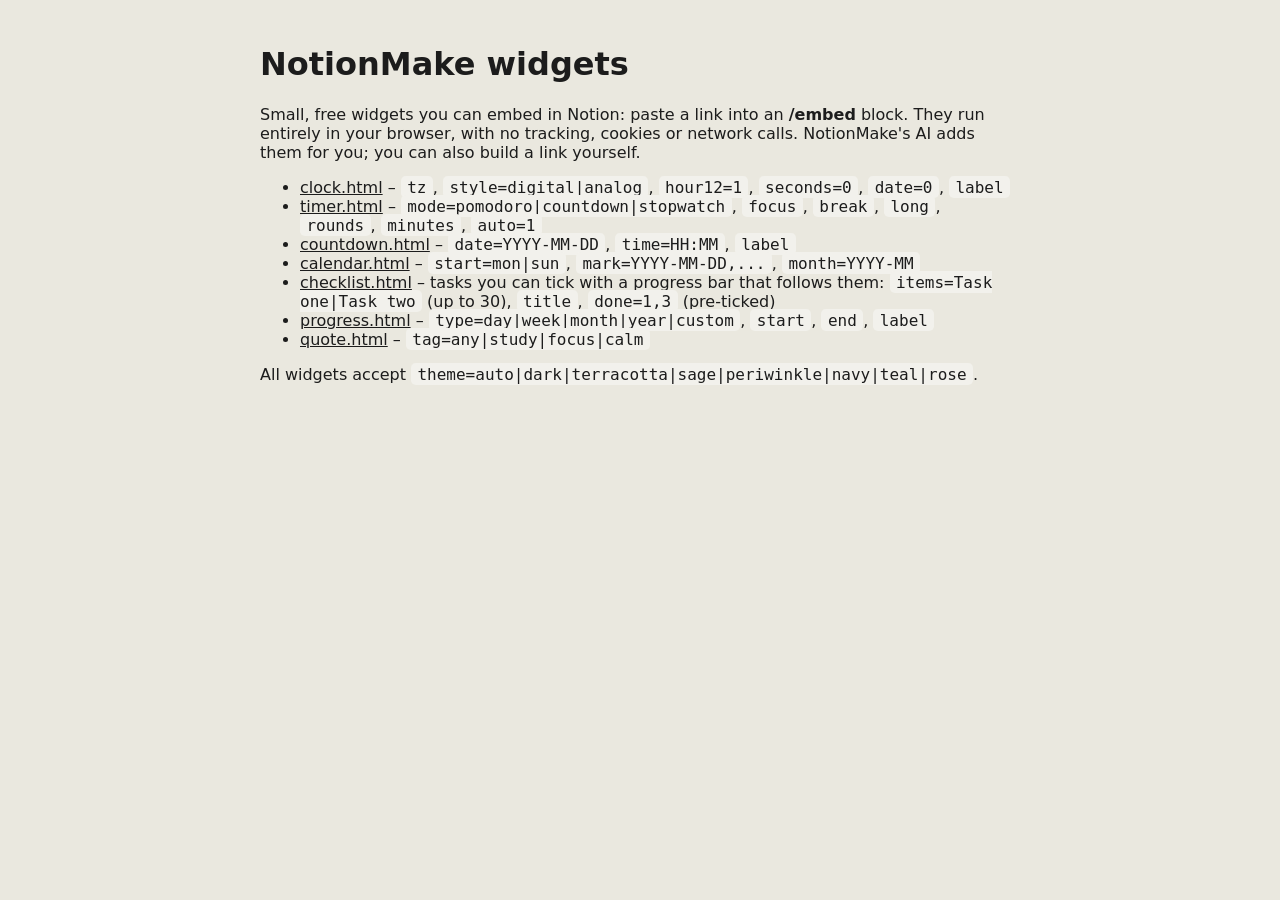
<file: docs/widgets/index.html>
<!doctype html>
<html lang="en"><head><meta charset="utf-8"><meta name="viewport" content="width=device-width, initial-scale=1">
<meta http-equiv="Content-Security-Policy" content="default-src 'none'; style-src 'self'; frame-src 'self'; base-uri 'none'">
<title>NotionMake widgets</title><link rel="stylesheet" href="widget.css"></head>
<body class="doc"><main class="doc-main">
<h1>NotionMake widgets</h1>
<p>Small, free widgets you can embed in Notion: paste a link into an <b>/embed</b> block. They run entirely in your browser, with no tracking, cookies or network calls. NotionMake's AI adds them for you; you can also build a link yourself.</p>
<ul>
<li><a href="clock.html?tz=Asia/Kolkata">clock.html</a> &ndash; <code>tz</code>, <code>style=digital|analog</code>, <code>hour12=1</code>, <code>seconds=0</code>, <code>date=0</code>, <code>label</code></li>
<li><a href="timer.html?mode=pomodoro&focus=25&break=5">timer.html</a> &ndash; <code>mode=pomodoro|countdown|stopwatch</code>, <code>focus</code>, <code>break</code>, <code>long</code>, <code>rounds</code>, <code>minutes</code>, <code>auto=1</code></li>
<li><a href="countdown.html?date=2026-12-31&label=New%20Year">countdown.html</a> &ndash; <code>date=YYYY-MM-DD</code>, <code>time=HH:MM</code>, <code>label</code></li>
<li><a href="calendar.html?mark=2026-11-02">calendar.html</a> &ndash; <code>start=mon|sun</code>, <code>mark=YYYY-MM-DD,...</code>, <code>month=YYYY-MM</code></li>
<li><a href="checklist.html?title=Exam%20prep&items=Read%20chapter%201%7CMake%20flashcards%7CPractice%20paper%7CRevise%20notes&done=1">checklist.html</a> &ndash; tasks you can tick with a progress bar that follows them: <code>items=Task one|Task two</code> (up to 30), <code>title</code>, <code>done=1,3</code> (pre-ticked)</li>
<li><a href="progress.html?type=year">progress.html</a> &ndash; <code>type=day|week|month|year|custom</code>, <code>start</code>, <code>end</code>, <code>label</code></li>
<li><a href="quote.html?tag=study">quote.html</a> &ndash; <code>tag=any|study|focus|calm</code></li>
</ul>
<p>All widgets accept <code>theme=auto|dark|terracotta|sage|periwinkle|navy|teal|rose</code>.</p>
</main></body></html>
</file>
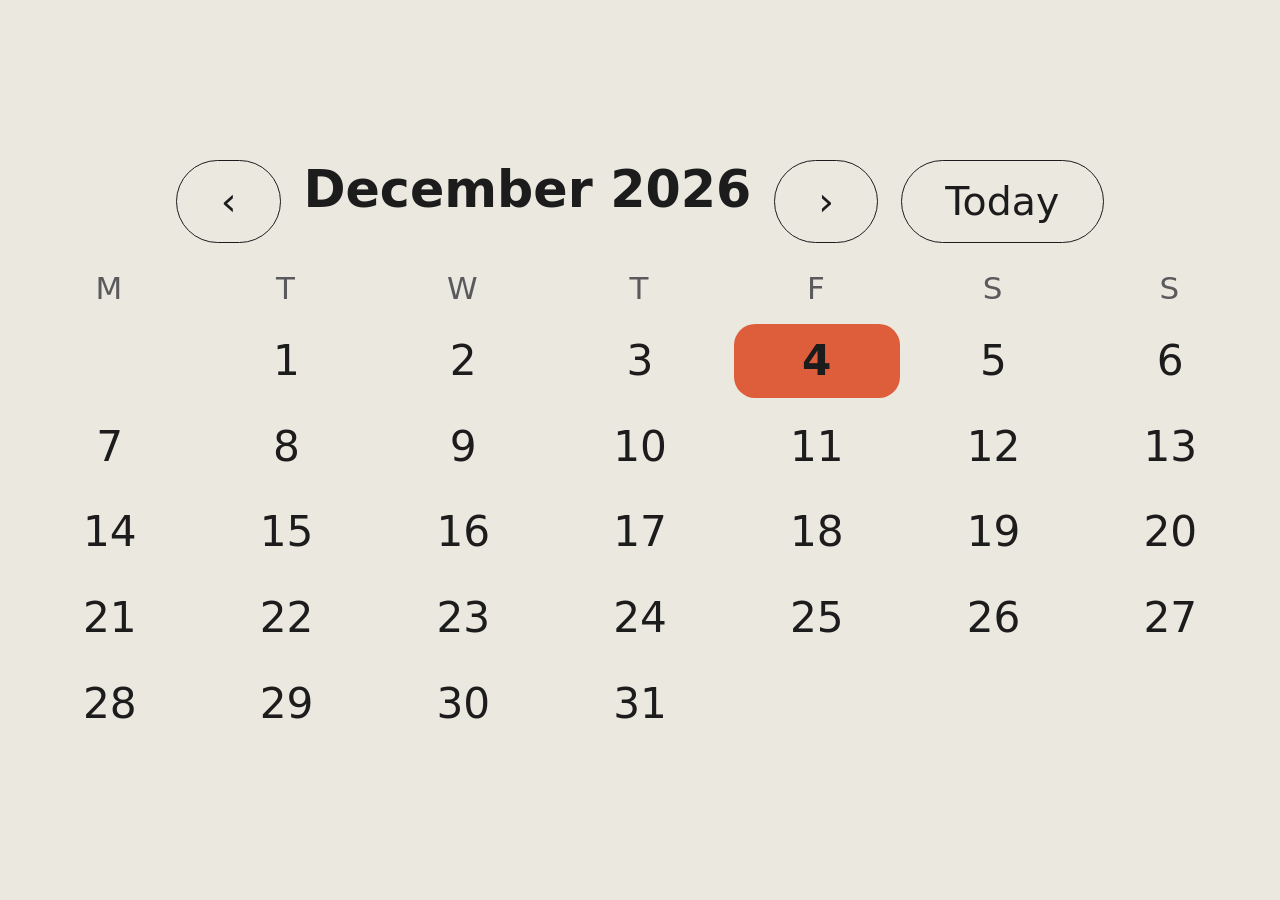
<file: docs/widgets/calendar.html>
<!doctype html>
<html lang="en">
<head>
<meta charset="utf-8">
<meta name="viewport" content="width=device-width, initial-scale=1">
<meta name="referrer" content="no-referrer">
<meta http-equiv="Content-Security-Policy" content="default-src 'none'; script-src 'self'; style-src 'self'; img-src data:; connect-src 'none'; base-uri 'none'; form-action 'none'">
<title>Calendar</title>
<link rel="stylesheet" href="widget.css">
</head>
<body>
<main>
<div class="row cal-nav"><button id="prev" type="button" aria-label="Previous month">&lsaquo;</button><div class="label cal-title" id="title" aria-live="polite"></div><button id="next" type="button" aria-label="Next month">&rsaquo;</button><button id="today" type="button">Today</button></div>
<div id="grid" class="cal-grid"></div>
</main>
<script src="widget.js"></script>
<script src="calendar.js"></script>
</body>
</html>
</file>
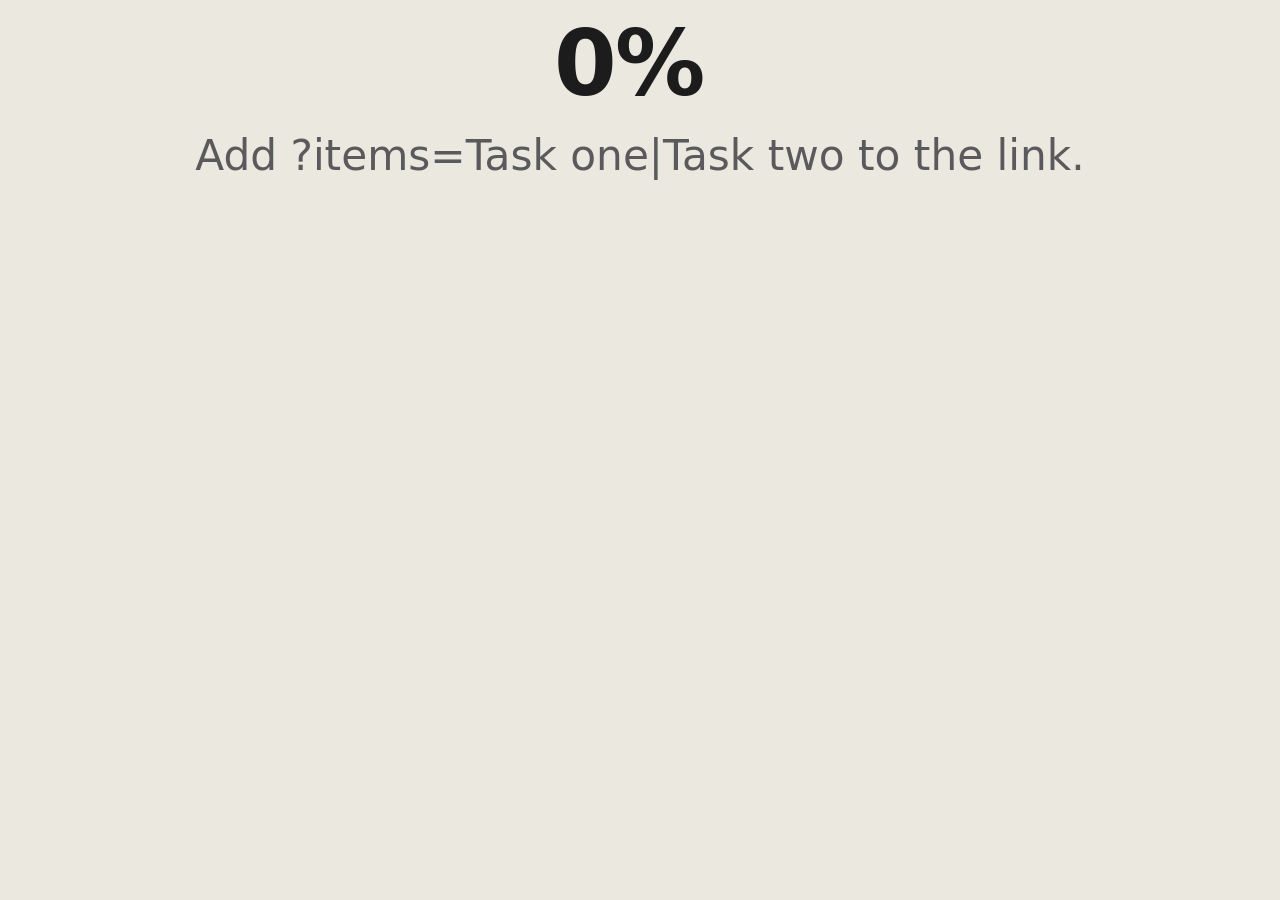
<file: docs/widgets/checklist.html>
<!doctype html>
<html lang="en">
<head>
<meta charset="utf-8">
<meta name="viewport" content="width=device-width, initial-scale=1">
<meta name="referrer" content="no-referrer">
<meta http-equiv="Content-Security-Policy" content="default-src 'none'; script-src 'self'; style-src 'self'; img-src data:; connect-src 'none'; base-uri 'none'; form-action 'none'">
<title>Checklist</title>
<link rel="stylesheet" href="widget.css">
</head>
<body class="top">
<main>
<div class="label" id="label"></div>
<div class="pct-row"><div class="big" id="pct">0%</div><div class="sub" id="count"></div></div>
<div class="bar" role="progressbar" aria-valuemin="0" aria-valuemax="100" id="bar" aria-label="Progress"><i id="fill"></i></div>
<ul class="tasks" id="list"></ul>
<div class="sub" id="note"></div>
<div class="row"><button id="reset" type="button">Reset</button></div>
</main>
<script src="widget.js"></script>
<script src="checklist.js"></script>
</body>
</html>
</file>
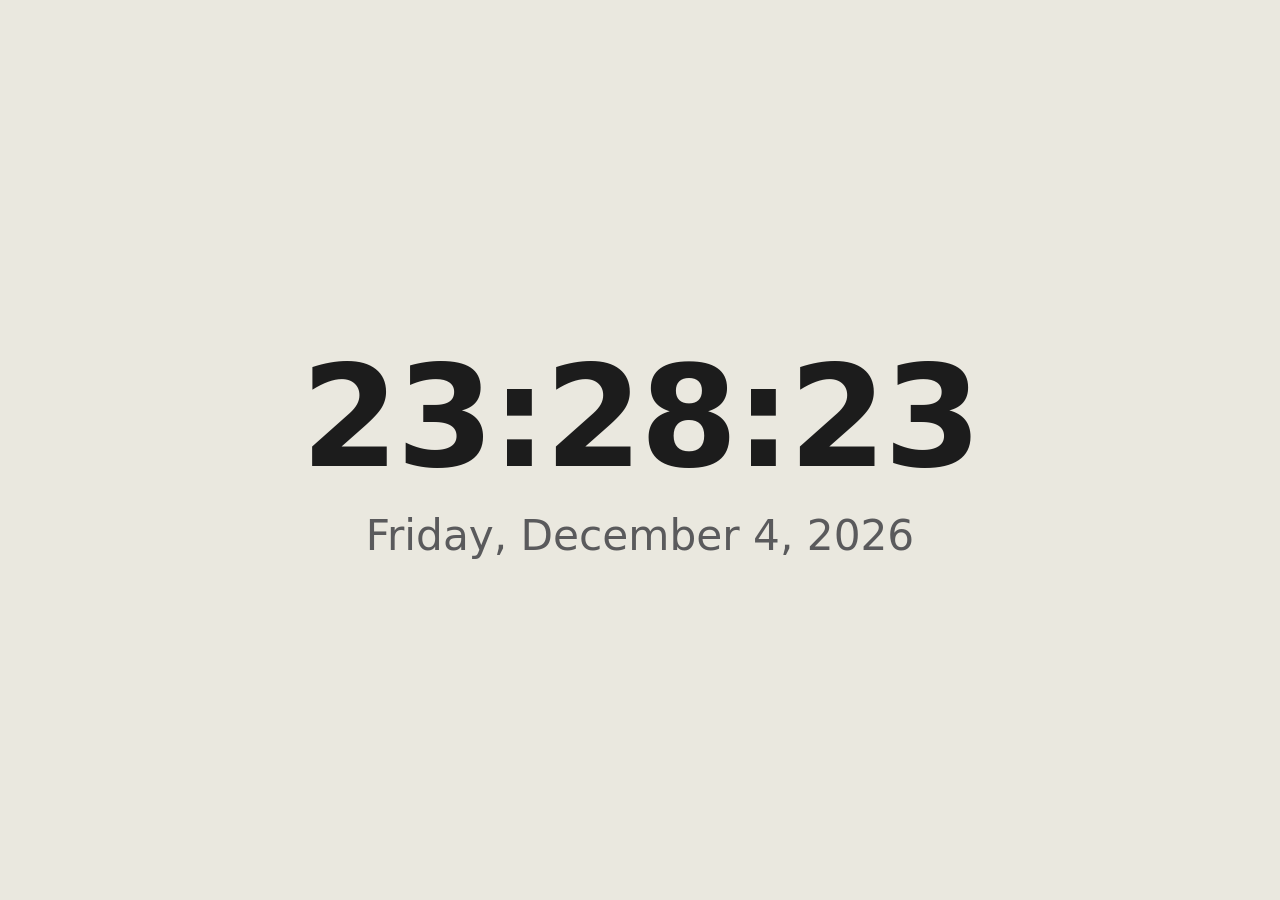
<file: docs/widgets/clock.html>
<!doctype html>
<html lang="en">
<head>
<meta charset="utf-8">
<meta name="viewport" content="width=device-width, initial-scale=1">
<meta name="referrer" content="no-referrer">
<meta http-equiv="Content-Security-Policy" content="default-src 'none'; script-src 'self'; style-src 'self'; img-src data:; connect-src 'none'; base-uri 'none'; form-action 'none'">
<title>Clock</title>
<link rel="stylesheet" href="widget.css">
</head>
<body>
<main>
<div class="label" id="label"></div>
<div id="face"><div class="big" id="time" role="timer" aria-live="off"></div></div>
<div class="sub" id="date"></div>
</main>
<script src="widget.js"></script>
<script src="clock.js"></script>
</body>
</html>
</file>
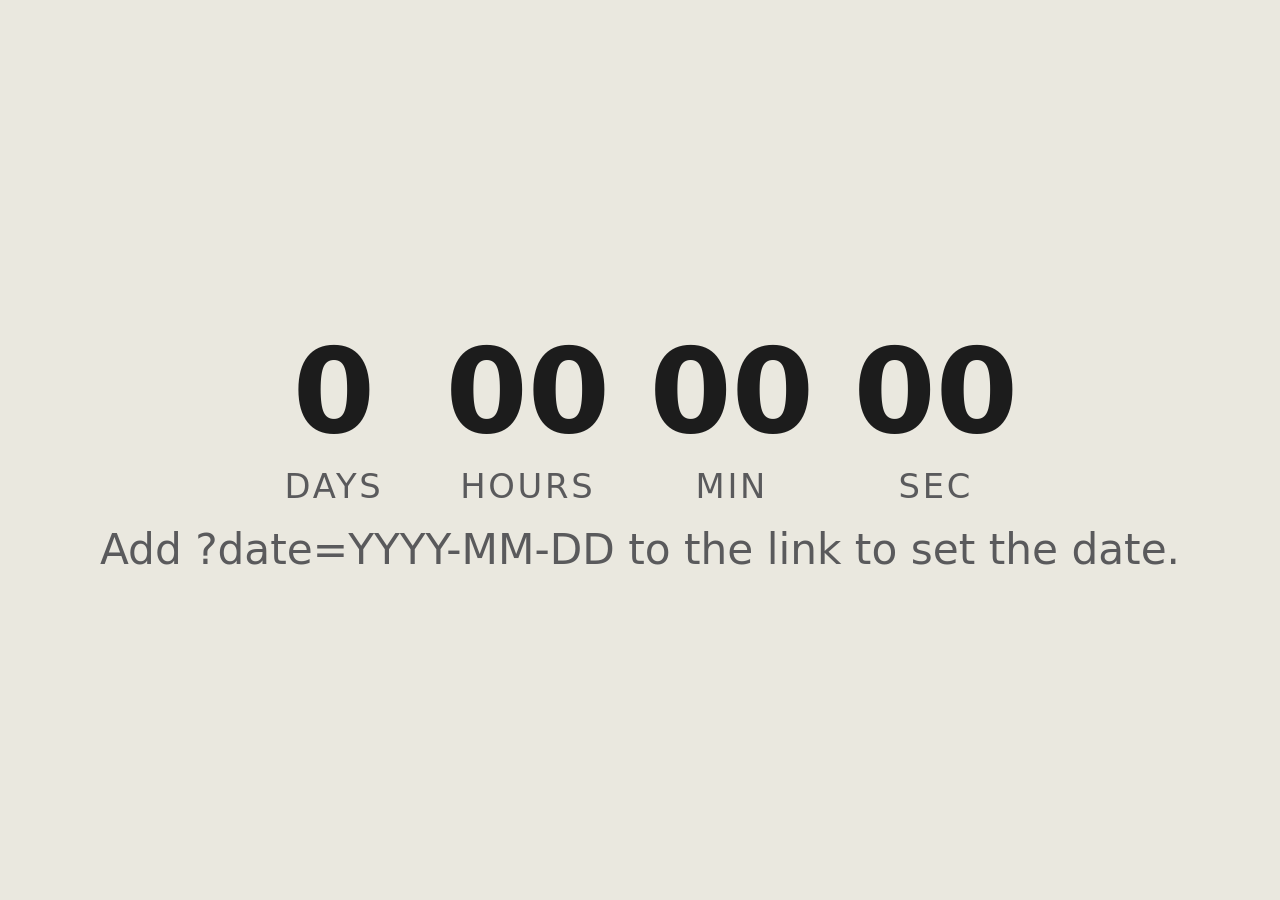
<file: docs/widgets/countdown.html>
<!doctype html>
<html lang="en">
<head>
<meta charset="utf-8">
<meta name="viewport" content="width=device-width, initial-scale=1">
<meta name="referrer" content="no-referrer">
<meta http-equiv="Content-Security-Policy" content="default-src 'none'; script-src 'self'; style-src 'self'; img-src data:; connect-src 'none'; base-uri 'none'; form-action 'none'">
<title>Countdown</title>
<link rel="stylesheet" href="widget.css">
</head>
<body>
<main>
<div class="label" id="label"></div>
<div class="units" id="units"><div><b id="d">0</b><span>days</span></div><div><b id="h">00</b><span>hours</span></div><div><b id="m">00</b><span>min</span></div><div><b id="s">00</b><span>sec</span></div></div>
<div class="sub" id="note"></div>
</main>
<script src="widget.js"></script>
<script src="countdown.js"></script>
</body>
</html>
</file>
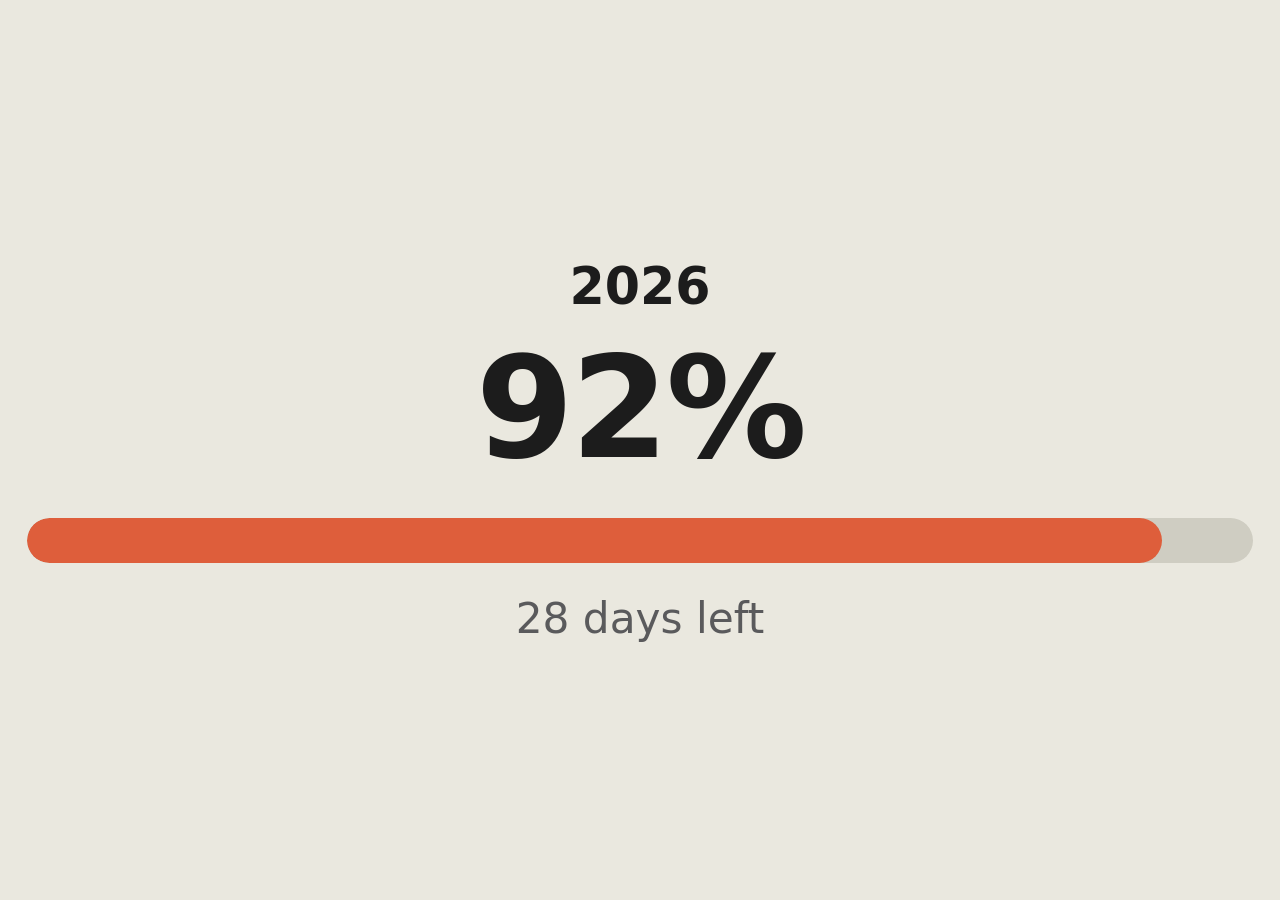
<file: docs/widgets/progress.html>
<!doctype html>
<html lang="en">
<head>
<meta charset="utf-8">
<meta name="viewport" content="width=device-width, initial-scale=1">
<meta name="referrer" content="no-referrer">
<meta http-equiv="Content-Security-Policy" content="default-src 'none'; script-src 'self'; style-src 'self'; img-src data:; connect-src 'none'; base-uri 'none'; form-action 'none'">
<title>Progress</title>
<link rel="stylesheet" href="widget.css">
</head>
<body>
<main>
<div class="label" id="label"></div>
<div class="big" id="pct">0%</div>
<div class="bar" role="progressbar" aria-valuemin="0" aria-valuemax="100" id="bar"><i id="fill"></i></div>
<div class="sub" id="note"></div>
</main>
<script src="widget.js"></script>
<script src="progress.js"></script>
</body>
</html>
</file>
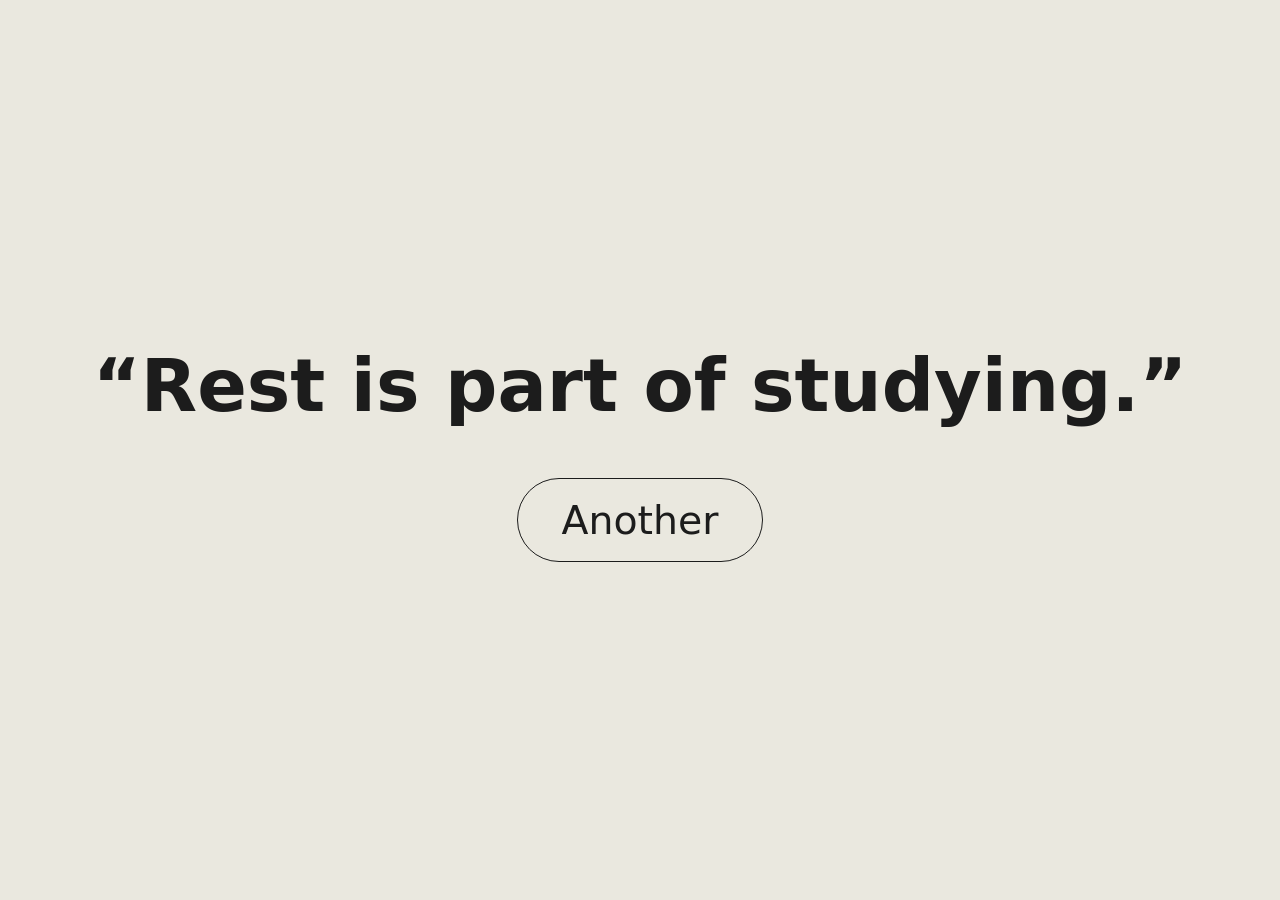
<file: docs/widgets/quote.html>
<!doctype html>
<html lang="en">
<head>
<meta charset="utf-8">
<meta name="viewport" content="width=device-width, initial-scale=1">
<meta name="referrer" content="no-referrer">
<meta http-equiv="Content-Security-Policy" content="default-src 'none'; script-src 'self'; style-src 'self'; img-src data:; connect-src 'none'; base-uri 'none'; form-action 'none'">
<title>Quote</title>
<link rel="stylesheet" href="widget.css">
</head>
<body>
<main>
<div class="big quote" id="text"></div>
<div class="row"><button id="next" type="button">Another</button></div>
</main>
<script src="widget.js"></script>
<script src="quote.js"></script>
</body>
</html>
</file>
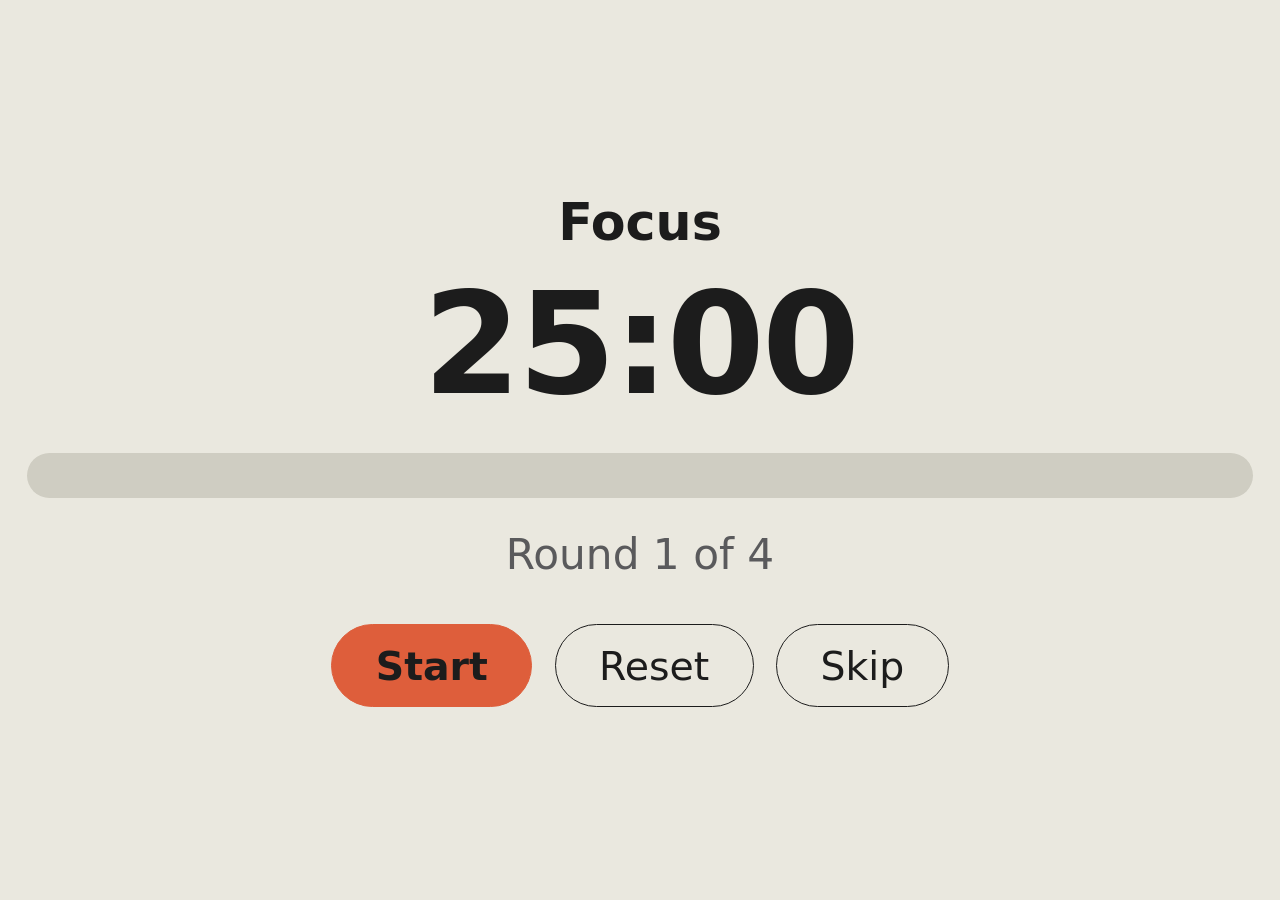
<file: docs/widgets/timer.html>
<!doctype html>
<html lang="en">
<head>
<meta charset="utf-8">
<meta name="viewport" content="width=device-width, initial-scale=1">
<meta name="referrer" content="no-referrer">
<meta http-equiv="Content-Security-Policy" content="default-src 'none'; script-src 'self'; style-src 'self'; img-src data:; connect-src 'none'; base-uri 'none'; form-action 'none'">
<title>Timer</title>
<link rel="stylesheet" href="widget.css">
</head>
<body>
<main>
<div class="label" id="mode"></div>
<div class="big" id="time" role="timer" aria-live="off">00:00</div>
<div class="bar" aria-hidden="true"><i id="fill"></i></div>
<div class="sub" id="round"></div>
<div class="row"><button class="primary" id="go" type="button">Start</button><button id="reset" type="button">Reset</button><button id="skip" type="button" hidden>Skip</button></div>
</main>
<script src="widget.js"></script>
<script src="timer.js"></script>
</body>
</html>
</file>
<file: docs/widgets/widget.css>
/* Shared styles for the NotionMake widgets. No external resources. */
:root {
  --bg: #eae8df; --card: #f2f1ec; --fg: #1c1c1c; --muted: #5a5a5c; --accent: #de5e3b; --accent-fg: #1c1c1c; --line: #cfcdc2;
}
:root[data-theme="dark"] { --bg: #1c1c1c; --card: #2a2a2c; --fg: #eae8df; --muted: #b8b6ad; --accent: #8a96d6; --accent-fg: #1c1c1c; --line: #444446; }
:root[data-theme="terracotta"] { --bg: #de5e3b; --card: #e7785a; --fg: #1c1c1c; --muted: #3a2118; --accent: #1c1c1c; --accent-fg: #f2f1ec; --line: #b9482a; }
:root[data-theme="sage"] { --bg: #a1ca81; --card: #b3d697; --fg: #1c1c1c; --muted: #2f4a1f; --accent: #3a3a3c; --accent-fg: #f2f1ec; --line: #7fa662; }
:root[data-theme="periwinkle"] { --bg: #8a96d6; --card: #9fa9de; --fg: #1c1c1c; --muted: #2c3260; --accent: #3a3a3c; --accent-fg: #f2f1ec; --line: #6d79bb; }
:root[data-theme="navy"] { --bg: #2b5876; --card: #35688a; --fg: #f2f1ec; --muted: #cfe0ea; --accent: #d8cd4c; --accent-fg: #1c1c1c; --line: #1f4259; }
:root[data-theme="teal"] { --bg: #44a1b2; --card: #5db0bf; --fg: #1c1c1c; --muted: #123f48; --accent: #1c1c1c; --accent-fg: #f2f1ec; --line: #2f8494; }
:root[data-theme="rose"] { --bg: #a6535a; --card: #b56870; --fg: #f2f1ec; --muted: #f0d9db; --accent: #d8cd4c; --accent-fg: #1c1c1c; --line: #86404a; }
@media (prefers-color-scheme: dark) {
  :root[data-theme="auto"] { --bg: #1c1c1c; --card: #2a2a2c; --fg: #eae8df; --muted: #b8b6ad; --accent: #8a96d6; --accent-fg: #1c1c1c; --line: #444446; }
}
* { box-sizing: border-box; }
html, body { height: 100%; margin: 0; }
body {
  display: grid; place-items: center; padding: 3vmin;
  background: var(--bg); color: var(--fg);
  font-family: system-ui, -apple-system, "Segoe UI", Roboto, sans-serif;
  /* Everything scales with the size of the embed. */
  --u: min(2.2vw, 3.6vh);
  font-size: calc(var(--u) * 1.6);
}
main { width: 100%; text-align: center; }
.big { font-size: calc(var(--u) * 5); font-weight: 650; line-height: 1.1; font-variant-numeric: tabular-nums; letter-spacing: -0.02em; }
.sub { font-size: calc(var(--u) * 1.5); color: var(--muted); margin-top: 0.4em; }
.label { font-size: calc(var(--u) * 1.8); font-weight: 600; margin-bottom: 0.3em; overflow-wrap: anywhere; }
.row { display: flex; gap: calc(var(--u) * 0.8); justify-content: center; flex-wrap: wrap; margin-top: 1em; }
button {
  font: inherit; font-size: calc(var(--u) * 1.4); cursor: pointer; padding: 0.45em 1.1em;
  border-radius: 999px; border: 1.5px solid var(--fg); background: transparent; color: var(--fg);
}
button.primary { background: var(--accent); color: var(--accent-fg); border-color: var(--accent); font-weight: 600; }
button:focus-visible { outline: 3px solid var(--accent); outline-offset: 2px; }
.bar { height: calc(var(--u) * 1.6); background: var(--line); border-radius: 999px; overflow: hidden; margin: 0.7em auto; }
.bar > i { display: block; height: 100%; width: 0; background: var(--accent); border-radius: 999px; transition: width .4s; }
.units { display: flex; gap: calc(var(--u) * 1.4); justify-content: center; }
.units div { min-width: 3.2em; }
.units b { display: block; font-size: calc(var(--u) * 4.2); font-weight: 650; font-variant-numeric: tabular-nums; line-height: 1.1; }
.units span { font-size: calc(var(--u) * 1.2); color: var(--muted); text-transform: uppercase; letter-spacing: .08em; }
svg text { fill: var(--fg); }
@media (prefers-reduced-motion: reduce) { .bar > i { transition: none; } }
/* calendar */
.cal-h { font-size: calc(var(--u) * 1.1); color: var(--muted); text-transform: uppercase; letter-spacing: .06em; padding-bottom: .2em; }
.cal-d { padding: .3em 0; border-radius: .5em; font-variant-numeric: tabular-nums; font-size: calc(var(--u) * 1.5); }
.cal-today { background: var(--accent); color: var(--accent-fg); font-weight: 700; }
.cal-mark { box-shadow: inset 0 0 0 2px var(--accent); font-weight: 700; }
.cal-nav { margin: 0 0 .6em; }
.cal-title { min-width: 8em; margin: 0; }
.cal-grid { display: grid; grid-template-columns: repeat(7, 1fr); gap: .25em; }
.quote { font-size: calc(var(--u) * 2.6); font-weight: 600; line-height: 1.3; letter-spacing: 0; }
/* the gallery page */
body.doc { display: block; padding: 24px; font-size: 16px; }
.doc-main { text-align: left; max-width: 760px; margin: auto; }
.doc code { background: var(--card); padding: .1em .4em; border-radius: .3em; }
.doc a { color: var(--fg); }
/* checklist */
body.top { place-items: start center; }
.tasks { list-style: none; padding: 0; margin: .4em auto 0; text-align: left; max-width: 34em; }
.tasks li { padding: .12em 0; }
.tasks label { display: flex; gap: .6em; align-items: flex-start; cursor: pointer; font-size: calc(var(--u) * 1.5); line-height: 1.3; }
.tasks input { width: 1.15em; height: 1.15em; margin: .1em 0 0; accent-color: var(--accent); flex: none; cursor: pointer; }
.tasks .done span { text-decoration: line-through; opacity: .6; }
.tasks input:focus-visible { outline: 3px solid var(--accent); outline-offset: 2px; }
.pct-row { display: flex; align-items: baseline; justify-content: center; gap: .5em; }
.pct-row .big { font-size: calc(var(--u) * 3.2); }
body.top .bar { margin: .35em auto; }
body.top .row { margin-top: .5em; }
body.top .label { margin-bottom: .1em; }
body.top { padding-top: 1.5vmin; padding-bottom: 1.5vmin; }
</file>
